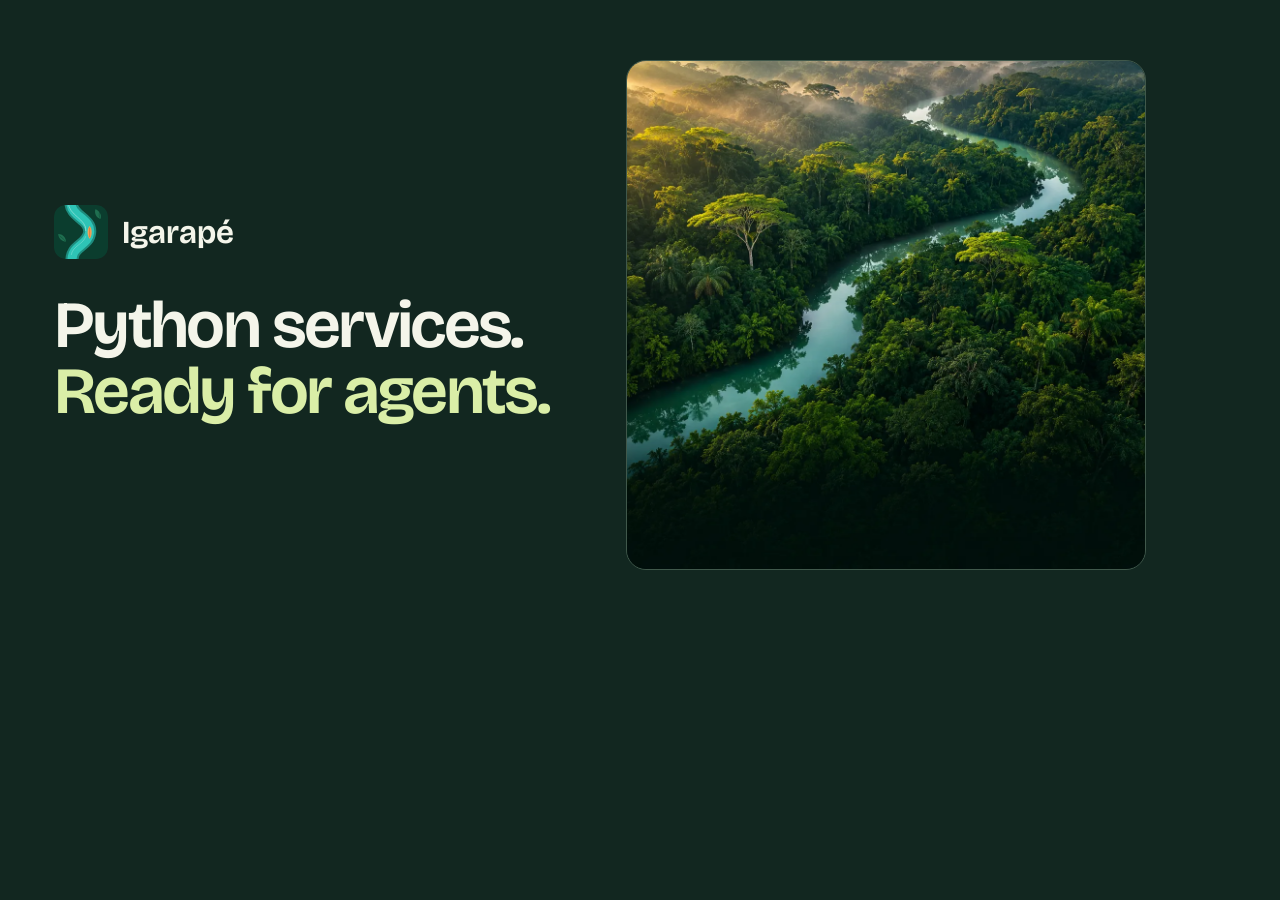
<file: site/scripts/og-image.html>
<!doctype html>
<!-- Open Graph card for the landing page, rendered by make-og-image.cjs. -->
<html lang="en">
<head>
<meta charset="utf-8">
<style>
  @font-face {
    font-family: "Bricolage Grotesque";
    src: url("../public/assets/bricolage-grotesque.woff2") format("woff2");
    font-weight: 650;
  }
  * { box-sizing: border-box; }
  body {
    display: grid;
    grid-template-columns: 1fr 520px;
    align-items: center;
    gap: 36px;
    width: 1200px;
    height: 630px;
    margin: 0;
    padding: 54px;
    background: #122720;
    color: #f4f5ea;
    font-family: "Bricolage Grotesque", system-ui, sans-serif;
  }
  .brand { display: flex; align-items: center; gap: 14px; font-size: 32px; font-weight: 650; }
  .icon { width: 54px; height: 54px; border-radius: 11px; }
  h1 { margin: 34px 0 0; font-size: 66px; line-height: 1; letter-spacing: -.04em; font-weight: 650; }
  h1 span { color: #daeea7; }
  .river { width: 100%; height: 510px; object-fit: cover; border-radius: 20px; border: 1px solid #40584b; }
</style>
</head>
<body>
  <div>
    <div class="brand"><img class="icon" src="../../docs/assets/icon.svg" alt=""> Igarapé</div>
    <h1>Python services.<br><span>Ready for agents.</span></h1>
  </div>
  <img class="river" src="../public/assets/river.webp" alt="">
</body>
</html>
</file>
